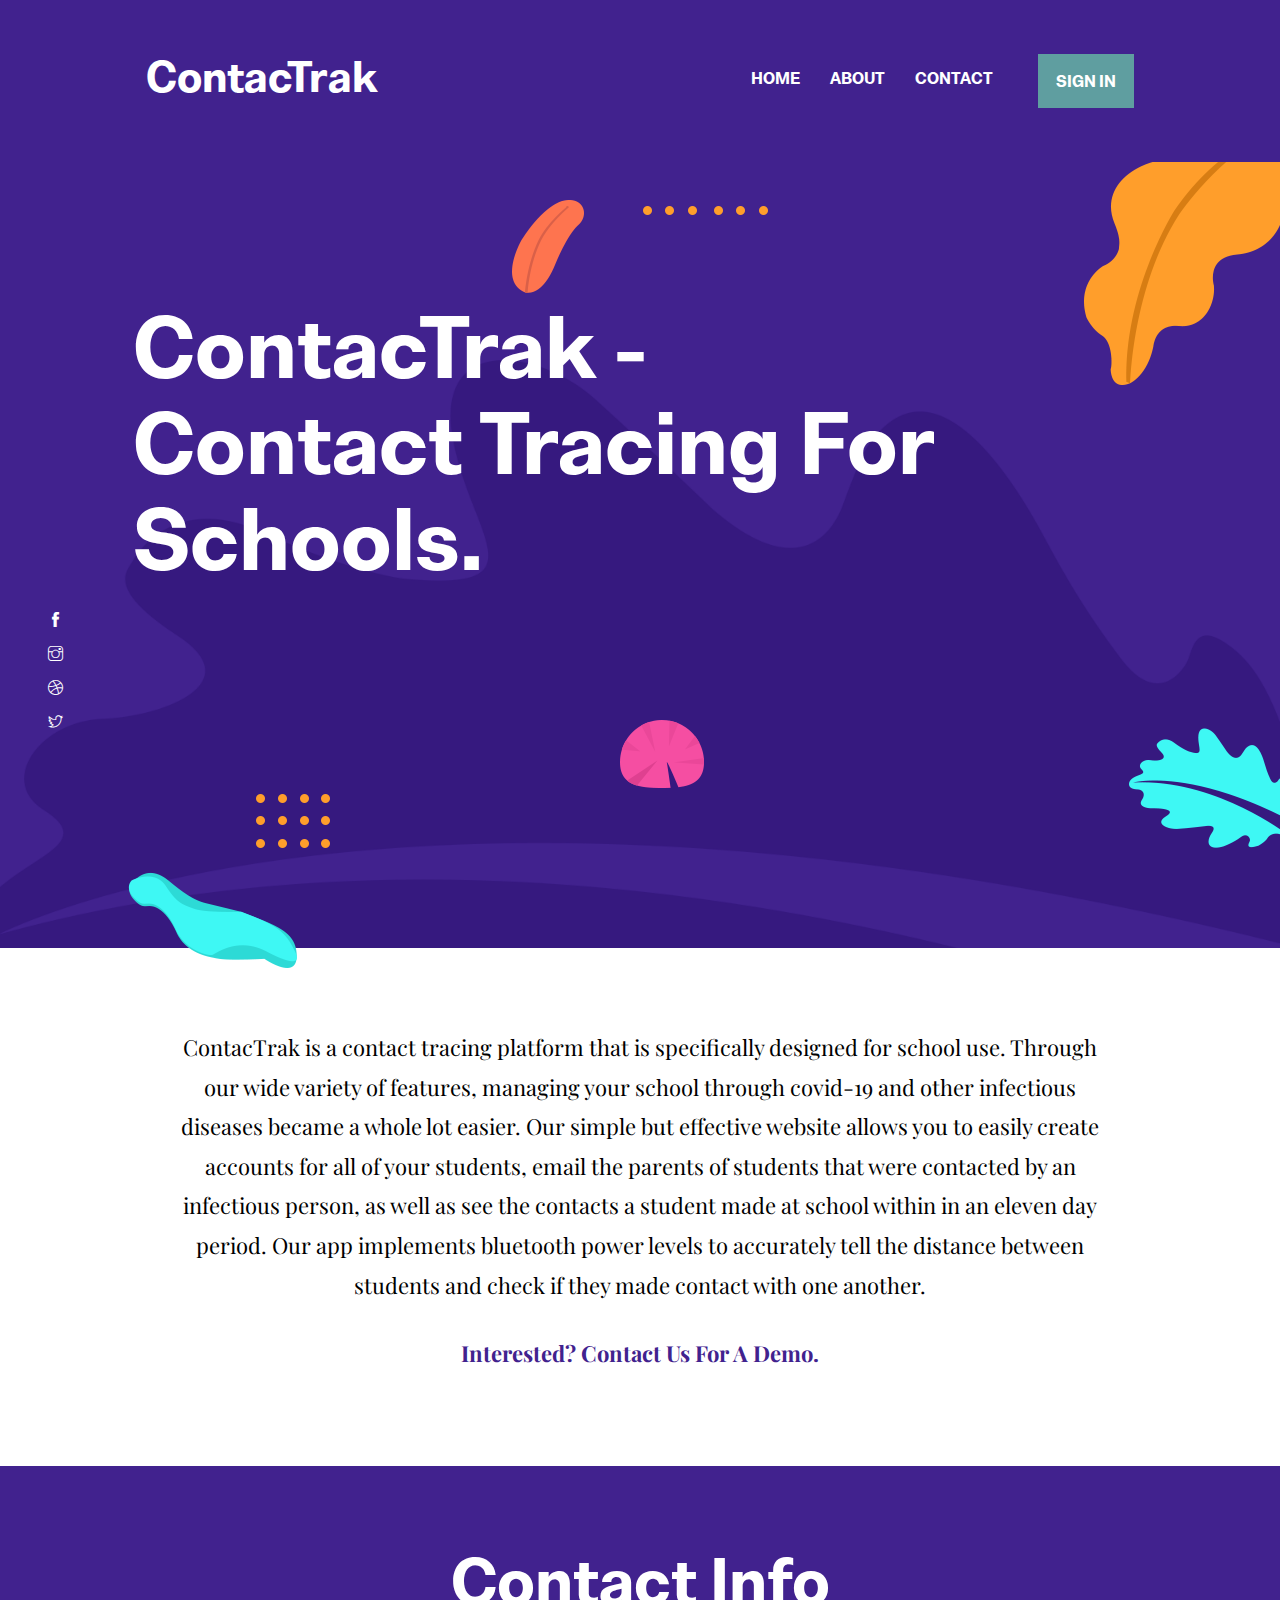
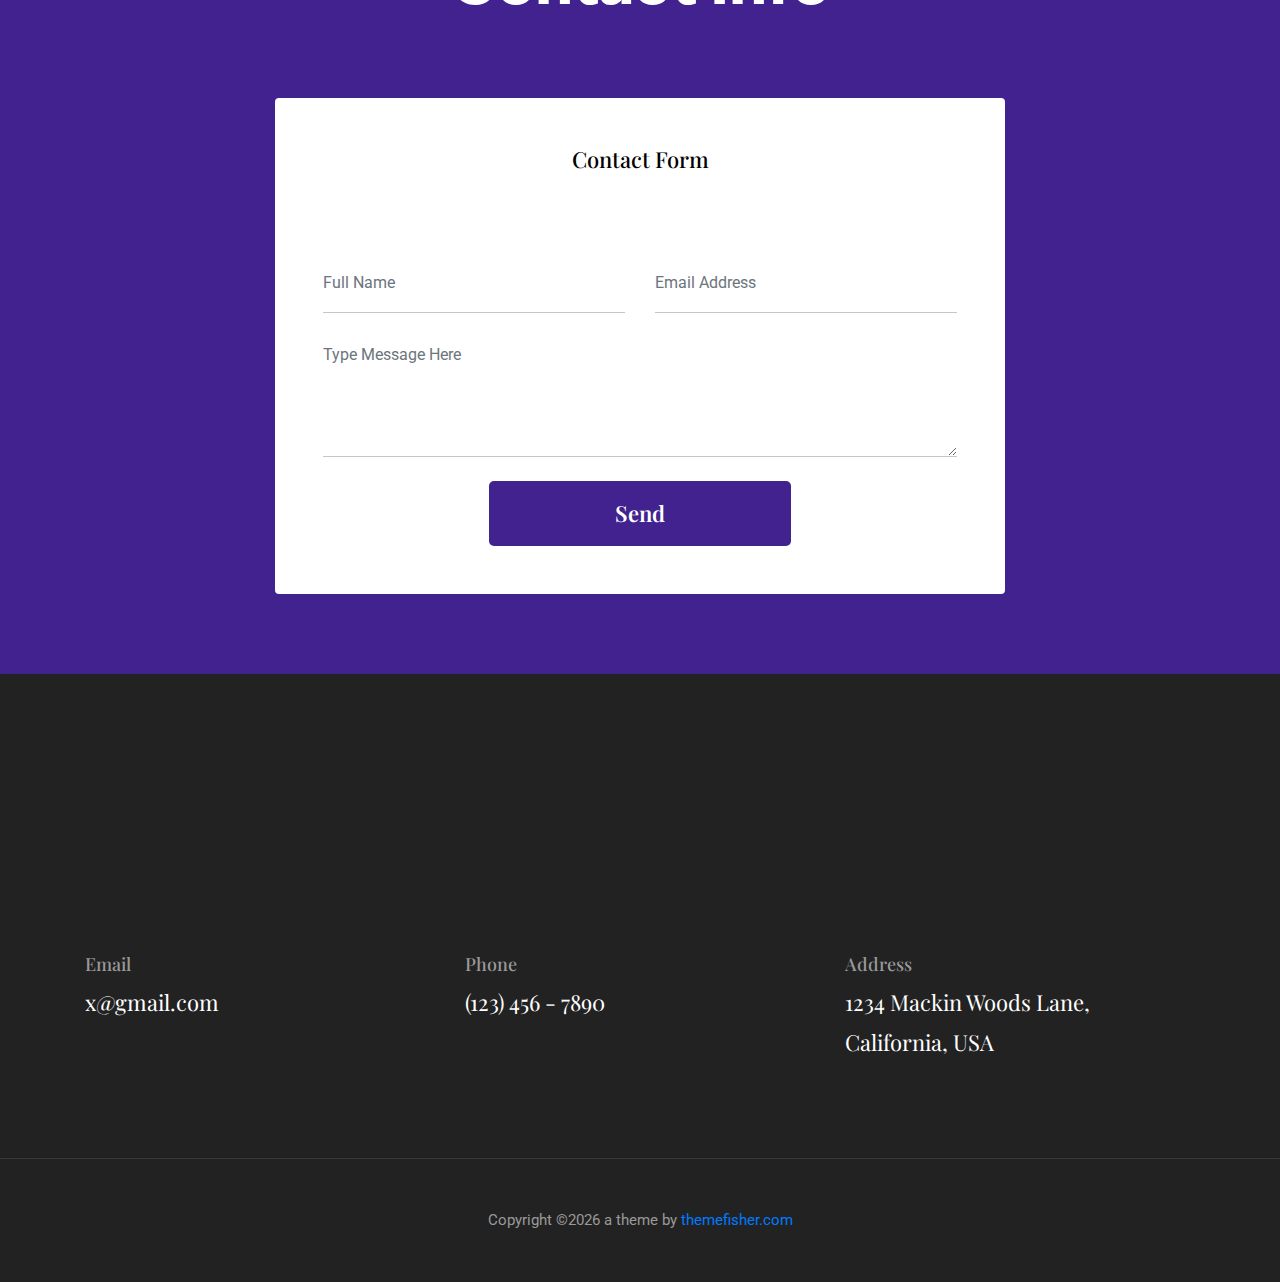
<file: index.html>
<!DOCTYPE html>
<html lang="zxx">

<head>
  <meta charset="utf-8">
  <title>ContacTrak</title>

  <!-- mobile responsive meta -->
  <meta name="viewport" content="width=device-width, initial-scale=1">
  <meta name="viewport" content="width=device-width, initial-scale=1, maximum-scale=1">
  
  <!-- ** Plugins Needed for the Project ** -->
  <!-- Bootstrap -->
  <link rel="stylesheet" href="plugins/bootstrap/bootstrap.min.css">
  <!-- slick slider -->
  <link rel="stylesheet" href="plugins/slick/slick.css">
  <!-- themefy-icon -->
  <link rel="stylesheet" href="plugins/themify-icons/themify-icons.css">

  <!-- Main Stylesheet -->
  <link href="css/style.css" rel="stylesheet">
  
  <!--Favicon-->
  <link rel="shortcut icon" href="images/favicon.ico" type="image/x-icon">
  <link rel="icon" href="images/favicon.ico" type="image/x-icon">

</head>

<body>
  

<header class="navigation fixed-top" style = "background-color: #41228e;">
  <nav class="navbar navbar-expand-lg navbar-dark">
    <a class="navbar-brand font-tertiary h3" href="index.html">ContacTrak</a>
    <button class="navbar-toggler" type="button" data-toggle="collapse" data-target="#navigation"
      aria-controls="navigation" aria-expanded="false" aria-label="Toggle navigation">
      <span class="navbar-toggler-icon"></span>
    </button>

    <div class="collapse navbar-collapse text-center" id="navigation">
      <ul class="navbar-nav ml-auto">
        <li class="nav-item active">
          <a class="nav-link" href="#catchphrase">Home</a>
        </li>
        <li class="nav-item">
          <a class="nav-link" href="#about">about</a>
        </li>
        <li class="nav-item">
          <a class="nav-link" href="#contact">Contact</a>
        </li>
        <li class="nav-item">
          <a id = "signin"class="nav-link" href="login.html">Sign in</a>
        </li>
      </ul>
    </div>
  </nav>
</header>

<!-- hero area -->
<section id = "catchphrase"class="hero-area bg-primary" id="parallax">
  <div class="container">
    <div class="row">
      <div class="col-lg-11 mx-auto">
        <h1 class="text-white font-tertiary">ContacTrak -<br> Contact Tracing For Schools.</br></h1>
      </div>
    </div>
  </div>
  <div class="layer-bg w-100">
    <img class="img-fluid w-100" src="images/illustrations/leaf-bg.png" alt="bg-shape">
  </div>
  <div class="layer" id="l2">
    <img src="images/illustrations/dots-cyan.png" alt="bg-shape">
  </div>
  <div class="layer" id="l3">
    <img src="images/illustrations/leaf-orange.png" alt="bg-shape">
  </div>
  <div class="layer" id="l4">
    <img src="images/illustrations/dots-orange.png" alt="bg-shape">
  </div>
  <div class="layer" id="l5">
    <img src="images/illustrations/leaf-yellow.png" alt="bg-shape">
  </div>
  <div class="layer" id="l6">
    <img src="images/illustrations/leaf-cyan.png" alt="bg-shape">
  </div>
  <div class="layer" id="l7">
    <img src="images/illustrations/dots-group-orange.png" alt="bg-shape">
  </div>
  <div class="layer" id="l8">
    <img src="images/illustrations/leaf-pink-round.png" alt="bg-shape">
  </div>
  <div class="layer" id="l9">
    <img src="images/illustrations/leaf-cyan-2.png" alt="bg-shape">
  </div>
  <!-- social icon -->
  <ul class="list-unstyled ml-5 mt-3 position-relative zindex-1">
    <li class="mb-3"><a class="text-white" href="#"><i class="ti-facebook"></i></a></li>
    <li class="mb-3"><a class="text-white" href="#"><i class="ti-instagram"></i></a></li>
    <li class="mb-3"><a class="text-white" href="#"><i class="ti-dribbble"></i></a></li>
    <li class="mb-3"><a class="text-white" href="#"><i class="ti-twitter"></i></a></li>
  </ul>
  <!-- /social icon -->
</section>
<!-- /hero area -->

<!-- about -->
<section id = "about" class="section">
  <div class="container">
    <div class="row">
      <div class="col-lg-10 mx-auto text-center">
        <p class="font-secondary paragraph-lg text-dark">ContacTrak is a contact
          tracing platform that is specifically designed for school use. Through
          our wide variety of features, managing your school through covid-19 and
          other infectious diseases became a whole lot easier. Our simple but 
          effective website allows you to easily create accounts for all of your
          students, email the parents of students that were contacted by an
          infectious person, as well as see the contacts a student made at school
          within in an eleven day period. Our app implements bluetooth power levels
          to accurately tell the distance between students and check if they made
          contact with one another. 
        </p>
        <a href="#contact" class="btn btn-transparent">Interested? Contact us for a demo.</a>
      </div>
    </div>
  </div>
</section>
<!-- /about -->

<!-- contact -->
<section id = "contact" class="section" >
  <div class="container">
    <div class="row">
      <div class="col-12 text-center">
        <h2 class="section-title" style="color:white">Contact Info</h2>
      </div>
      <div class="col-lg-8 mx-auto">
        <div class="bg-white rounded text-center p-5 shadow-down">
          <h4 class="mb-80">Contact Form</h4>
          <form action="#" class="row">
            <div class="col-md-6">
              <input type="text" id="name" name="name" placeholder="Full Name" class="form-control px-0 mb-4">
            </div>
            <div class="col-md-6">
              <input type="email" id="email" name="email" placeholder="Email Address" class="form-control px-0 mb-4">
            </div>
            <div class="col-12">
              <textarea name="message" id="message" class="form-control px-0 mb-4"
                placeholder="Type Message Here"></textarea>
            </div>
            <div class="col-lg-6 col-10 mx-auto">
              <button class="btn btn-primary w-100">send</button>
            </div>
          </form>
        </div>
      </div>
    </div>
  </div>
</section>
<!-- /contact -->



<!-- footer -->
<footer class="bg-dark footer-section">
  <div class="section">
    <div class="container">
      <div class="row">
        <div class="col-md-4">
          <h5 class="text-light">Email</h5>
          <p class="text-white paragraph-lg font-secondary">x@gmail.com</p>
        </div>
        <div class="col-md-4">
          <h5 class="text-light">Phone</h5>
          <p class="text-white paragraph-lg font-secondary">(123) 456 - 7890</p>
        </div>
        <div class="col-md-4">
          <h5 class="text-light">Address</h5>
          <p class="text-white paragraph-lg font-secondary">1234 Mackin Woods Lane, California, USA</p>
        </div>
      </div>
    </div>
  </div>
  <div class="border-top text-center border-dark py-5">
    <p class="mb-0 text-light">Copyright ©<script>
        var CurrentYear = new Date().getFullYear()
        document.write(CurrentYear)
      </script> a theme by <a href="https://themefisher.com">themefisher.com</a></p>
  </div>
</footer>
<!-- /footer -->

<!-- jQuery -->
<script src="plugins/jQuery/jquery.min.js"></script>
<!-- Bootstrap JS -->
<script src="plugins/bootstrap/bootstrap.min.js"></script>
<!-- slick slider -->
<script src="plugins/slick/slick.min.js"></script>
<!-- filter -->
<script src="plugins/shuffle/shuffle.min.js"></script>

<!-- Main Script -->

</body>
</html>
</file>
<file: plugins/themify-icons/themify-icons.css>
@font-face{font-family:themify;src:url(fonts/themify.eot?-fvbane);src:url(fonts/themify.eot?#iefix-fvbane) format('embedded-opentype'),url(fonts/themify.woff?-fvbane) format('woff'),url(fonts/themify.ttf?-fvbane) format('truetype'),url(fonts/themify.svg?-fvbane#themify) format('svg');font-weight:400;font-style:normal}[class*=" ti-"],[class^=ti-]{font-family:themify;speak:none;font-style:normal;font-weight:400;font-variant:normal;text-transform:none;line-height:1;-webkit-font-smoothing:antialiased;-moz-osx-font-smoothing:grayscale}.ti-wand:before{content:"\e600"}.ti-volume:before{content:"\e601"}.ti-user:before{content:"\e602"}.ti-unlock:before{content:"\e603"}.ti-unlink:before{content:"\e604"}.ti-trash:before{content:"\e605"}.ti-thought:before{content:"\e606"}.ti-target:before{content:"\e607"}.ti-tag:before{content:"\e608"}.ti-tablet:before{content:"\e609"}.ti-star:before{content:"\e60a"}.ti-spray:before{content:"\e60b"}.ti-signal:before{content:"\e60c"}.ti-shopping-cart:before{content:"\e60d"}.ti-shopping-cart-full:before{content:"\e60e"}.ti-settings:before{content:"\e60f"}.ti-search:before{content:"\e610"}.ti-zoom-in:before{content:"\e611"}.ti-zoom-out:before{content:"\e612"}.ti-cut:before{content:"\e613"}.ti-ruler:before{content:"\e614"}.ti-ruler-pencil:before{content:"\e615"}.ti-ruler-alt:before{content:"\e616"}.ti-bookmark:before{content:"\e617"}.ti-bookmark-alt:before{content:"\e618"}.ti-reload:before{content:"\e619"}.ti-plus:before{content:"\e61a"}.ti-pin:before{content:"\e61b"}.ti-pencil:before{content:"\e61c"}.ti-pencil-alt:before{content:"\e61d"}.ti-paint-roller:before{content:"\e61e"}.ti-paint-bucket:before{content:"\e61f"}.ti-na:before{content:"\e620"}.ti-mobile:before{content:"\e621"}.ti-minus:before{content:"\e622"}.ti-medall:before{content:"\e623"}.ti-medall-alt:before{content:"\e624"}.ti-marker:before{content:"\e625"}.ti-marker-alt:before{content:"\e626"}.ti-arrow-up:before{content:"\e627"}.ti-arrow-right:before{content:"\e628"}.ti-arrow-left:before{content:"\e629"}.ti-arrow-down:before{content:"\e62a"}.ti-lock:before{content:"\e62b"}.ti-location-arrow:before{content:"\e62c"}.ti-link:before{content:"\e62d"}.ti-layout:before{content:"\e62e"}.ti-layers:before{content:"\e62f"}.ti-layers-alt:before{content:"\e630"}.ti-key:before{content:"\e631"}.ti-import:before{content:"\e632"}.ti-image:before{content:"\e633"}.ti-heart:before{content:"\e634"}.ti-heart-broken:before{content:"\e635"}.ti-hand-stop:before{content:"\e636"}.ti-hand-open:before{content:"\e637"}.ti-hand-drag:before{content:"\e638"}.ti-folder:before{content:"\e639"}.ti-flag:before{content:"\e63a"}.ti-flag-alt:before{content:"\e63b"}.ti-flag-alt-2:before{content:"\e63c"}.ti-eye:before{content:"\e63d"}.ti-export:before{content:"\e63e"}.ti-exchange-vertical:before{content:"\e63f"}.ti-desktop:before{content:"\e640"}.ti-cup:before{content:"\e641"}.ti-crown:before{content:"\e642"}.ti-comments:before{content:"\e643"}.ti-comment:before{content:"\e644"}.ti-comment-alt:before{content:"\e645"}.ti-close:before{content:"\e646"}.ti-clip:before{content:"\e647"}.ti-angle-up:before{content:"\e648"}.ti-angle-right:before{content:"\e649"}.ti-angle-left:before{content:"\e64a"}.ti-angle-down:before{content:"\e64b"}.ti-check:before{content:"\e64c"}.ti-check-box:before{content:"\e64d"}.ti-camera:before{content:"\e64e"}.ti-announcement:before{content:"\e64f"}.ti-brush:before{content:"\e650"}.ti-briefcase:before{content:"\e651"}.ti-bolt:before{content:"\e652"}.ti-bolt-alt:before{content:"\e653"}.ti-blackboard:before{content:"\e654"}.ti-bag:before{content:"\e655"}.ti-move:before{content:"\e656"}.ti-arrows-vertical:before{content:"\e657"}.ti-arrows-horizontal:before{content:"\e658"}.ti-fullscreen:before{content:"\e659"}.ti-arrow-top-right:before{content:"\e65a"}.ti-arrow-top-left:before{content:"\e65b"}.ti-arrow-circle-up:before{content:"\e65c"}.ti-arrow-circle-right:before{content:"\e65d"}.ti-arrow-circle-left:before{content:"\e65e"}.ti-arrow-circle-down:before{content:"\e65f"}.ti-angle-double-up:before{content:"\e660"}.ti-angle-double-right:before{content:"\e661"}.ti-angle-double-left:before{content:"\e662"}.ti-angle-double-down:before{content:"\e663"}.ti-zip:before{content:"\e664"}.ti-world:before{content:"\e665"}.ti-wheelchair:before{content:"\e666"}.ti-view-list:before{content:"\e667"}.ti-view-list-alt:before{content:"\e668"}.ti-view-grid:before{content:"\e669"}.ti-uppercase:before{content:"\e66a"}.ti-upload:before{content:"\e66b"}.ti-underline:before{content:"\e66c"}.ti-truck:before{content:"\e66d"}.ti-timer:before{content:"\e66e"}.ti-ticket:before{content:"\e66f"}.ti-thumb-up:before{content:"\e670"}.ti-thumb-down:before{content:"\e671"}.ti-text:before{content:"\e672"}.ti-stats-up:before{content:"\e673"}.ti-stats-down:before{content:"\e674"}.ti-split-v:before{content:"\e675"}.ti-split-h:before{content:"\e676"}.ti-smallcap:before{content:"\e677"}.ti-shine:before{content:"\e678"}.ti-shift-right:before{content:"\e679"}.ti-shift-left:before{content:"\e67a"}.ti-shield:before{content:"\e67b"}.ti-notepad:before{content:"\e67c"}.ti-server:before{content:"\e67d"}.ti-quote-right:before{content:"\e67e"}.ti-quote-left:before{content:"\e67f"}.ti-pulse:before{content:"\e680"}.ti-printer:before{content:"\e681"}.ti-power-off:before{content:"\e682"}.ti-plug:before{content:"\e683"}.ti-pie-chart:before{content:"\e684"}.ti-paragraph:before{content:"\e685"}.ti-panel:before{content:"\e686"}.ti-package:before{content:"\e687"}.ti-music:before{content:"\e688"}.ti-music-alt:before{content:"\e689"}.ti-mouse:before{content:"\e68a"}.ti-mouse-alt:before{content:"\e68b"}.ti-money:before{content:"\e68c"}.ti-microphone:before{content:"\e68d"}.ti-menu:before{content:"\e68e"}.ti-menu-alt:before{content:"\e68f"}.ti-map:before{content:"\e690"}.ti-map-alt:before{content:"\e691"}.ti-loop:before{content:"\e692"}.ti-location-pin:before{content:"\e693"}.ti-list:before{content:"\e694"}.ti-light-bulb:before{content:"\e695"}.ti-Italic:before{content:"\e696"}.ti-info:before{content:"\e697"}.ti-infinite:before{content:"\e698"}.ti-id-badge:before{content:"\e699"}.ti-hummer:before{content:"\e69a"}.ti-home:before{content:"\e69b"}.ti-help:before{content:"\e69c"}.ti-headphone:before{content:"\e69d"}.ti-harddrives:before{content:"\e69e"}.ti-harddrive:before{content:"\e69f"}.ti-gift:before{content:"\e6a0"}.ti-game:before{content:"\e6a1"}.ti-filter:before{content:"\e6a2"}.ti-files:before{content:"\e6a3"}.ti-file:before{content:"\e6a4"}.ti-eraser:before{content:"\e6a5"}.ti-envelope:before{content:"\e6a6"}.ti-download:before{content:"\e6a7"}.ti-direction:before{content:"\e6a8"}.ti-direction-alt:before{content:"\e6a9"}.ti-dashboard:before{content:"\e6aa"}.ti-control-stop:before{content:"\e6ab"}.ti-control-shuffle:before{content:"\e6ac"}.ti-control-play:before{content:"\e6ad"}.ti-control-pause:before{content:"\e6ae"}.ti-control-forward:before{content:"\e6af"}.ti-control-backward:before{content:"\e6b0"}.ti-cloud:before{content:"\e6b1"}.ti-cloud-up:before{content:"\e6b2"}.ti-cloud-down:before{content:"\e6b3"}.ti-clipboard:before{content:"\e6b4"}.ti-car:before{content:"\e6b5"}.ti-calendar:before{content:"\e6b6"}.ti-book:before{content:"\e6b7"}.ti-bell:before{content:"\e6b8"}.ti-basketball:before{content:"\e6b9"}.ti-bar-chart:before{content:"\e6ba"}.ti-bar-chart-alt:before{content:"\e6bb"}.ti-back-right:before{content:"\e6bc"}.ti-back-left:before{content:"\e6bd"}.ti-arrows-corner:before{content:"\e6be"}.ti-archive:before{content:"\e6bf"}.ti-anchor:before{content:"\e6c0"}.ti-align-right:before{content:"\e6c1"}.ti-align-left:before{content:"\e6c2"}.ti-align-justify:before{content:"\e6c3"}.ti-align-center:before{content:"\e6c4"}.ti-alert:before{content:"\e6c5"}.ti-alarm-clock:before{content:"\e6c6"}.ti-agenda:before{content:"\e6c7"}.ti-write:before{content:"\e6c8"}.ti-window:before{content:"\e6c9"}.ti-widgetized:before{content:"\e6ca"}.ti-widget:before{content:"\e6cb"}.ti-widget-alt:before{content:"\e6cc"}.ti-wallet:before{content:"\e6cd"}.ti-video-clapper:before{content:"\e6ce"}.ti-video-camera:before{content:"\e6cf"}.ti-vector:before{content:"\e6d0"}.ti-themify-logo:before{content:"\e6d1"}.ti-themify-favicon:before{content:"\e6d2"}.ti-themify-favicon-alt:before{content:"\e6d3"}.ti-support:before{content:"\e6d4"}.ti-stamp:before{content:"\e6d5"}.ti-split-v-alt:before{content:"\e6d6"}.ti-slice:before{content:"\e6d7"}.ti-shortcode:before{content:"\e6d8"}.ti-shift-right-alt:before{content:"\e6d9"}.ti-shift-left-alt:before{content:"\e6da"}.ti-ruler-alt-2:before{content:"\e6db"}.ti-receipt:before{content:"\e6dc"}.ti-pin2:before{content:"\e6dd"}.ti-pin-alt:before{content:"\e6de"}.ti-pencil-alt2:before{content:"\e6df"}.ti-palette:before{content:"\e6e0"}.ti-more:before{content:"\e6e1"}.ti-more-alt:before{content:"\e6e2"}.ti-microphone-alt:before{content:"\e6e3"}.ti-magnet:before{content:"\e6e4"}.ti-line-double:before{content:"\e6e5"}.ti-line-dotted:before{content:"\e6e6"}.ti-line-dashed:before{content:"\e6e7"}.ti-layout-width-full:before{content:"\e6e8"}.ti-layout-width-default:before{content:"\e6e9"}.ti-layout-width-default-alt:before{content:"\e6ea"}.ti-layout-tab:before{content:"\e6eb"}.ti-layout-tab-window:before{content:"\e6ec"}.ti-layout-tab-v:before{content:"\e6ed"}.ti-layout-tab-min:before{content:"\e6ee"}.ti-layout-slider:before{content:"\e6ef"}.ti-layout-slider-alt:before{content:"\e6f0"}.ti-layout-sidebar-right:before{content:"\e6f1"}.ti-layout-sidebar-none:before{content:"\e6f2"}.ti-layout-sidebar-left:before{content:"\e6f3"}.ti-layout-placeholder:before{content:"\e6f4"}.ti-layout-menu:before{content:"\e6f5"}.ti-layout-menu-v:before{content:"\e6f6"}.ti-layout-menu-separated:before{content:"\e6f7"}.ti-layout-menu-full:before{content:"\e6f8"}.ti-layout-media-right-alt:before{content:"\e6f9"}.ti-layout-media-right:before{content:"\e6fa"}.ti-layout-media-overlay:before{content:"\e6fb"}.ti-layout-media-overlay-alt:before{content:"\e6fc"}.ti-layout-media-overlay-alt-2:before{content:"\e6fd"}.ti-layout-media-left-alt:before{content:"\e6fe"}.ti-layout-media-left:before{content:"\e6ff"}.ti-layout-media-center-alt:before{content:"\e700"}.ti-layout-media-center:before{content:"\e701"}.ti-layout-list-thumb:before{content:"\e702"}.ti-layout-list-thumb-alt:before{content:"\e703"}.ti-layout-list-post:before{content:"\e704"}.ti-layout-list-large-image:before{content:"\e705"}.ti-layout-line-solid:before{content:"\e706"}.ti-layout-grid4:before{content:"\e707"}.ti-layout-grid3:before{content:"\e708"}.ti-layout-grid2:before{content:"\e709"}.ti-layout-grid2-thumb:before{content:"\e70a"}.ti-layout-cta-right:before{content:"\e70b"}.ti-layout-cta-left:before{content:"\e70c"}.ti-layout-cta-center:before{content:"\e70d"}.ti-layout-cta-btn-right:before{content:"\e70e"}.ti-layout-cta-btn-left:before{content:"\e70f"}.ti-layout-column4:before{content:"\e710"}.ti-layout-column3:before{content:"\e711"}.ti-layout-column2:before{content:"\e712"}.ti-layout-accordion-separated:before{content:"\e713"}.ti-layout-accordion-merged:before{content:"\e714"}.ti-layout-accordion-list:before{content:"\e715"}.ti-ink-pen:before{content:"\e716"}.ti-info-alt:before{content:"\e717"}.ti-help-alt:before{content:"\e718"}.ti-headphone-alt:before{content:"\e719"}.ti-hand-point-up:before{content:"\e71a"}.ti-hand-point-right:before{content:"\e71b"}.ti-hand-point-left:before{content:"\e71c"}.ti-hand-point-down:before{content:"\e71d"}.ti-gallery:before{content:"\e71e"}.ti-face-smile:before{content:"\e71f"}.ti-face-sad:before{content:"\e720"}.ti-credit-card:before{content:"\e721"}.ti-control-skip-forward:before{content:"\e722"}.ti-control-skip-backward:before{content:"\e723"}.ti-control-record:before{content:"\e724"}.ti-control-eject:before{content:"\e725"}.ti-comments-smiley:before{content:"\e726"}.ti-brush-alt:before{content:"\e727"}.ti-youtube:before{content:"\e728"}.ti-vimeo:before{content:"\e729"}.ti-twitter:before{content:"\e72a"}.ti-time:before{content:"\e72b"}.ti-tumblr:before{content:"\e72c"}.ti-skype:before{content:"\e72d"}.ti-share:before{content:"\e72e"}.ti-share-alt:before{content:"\e72f"}.ti-rocket:before{content:"\e730"}.ti-pinterest:before{content:"\e731"}.ti-new-window:before{content:"\e732"}.ti-microsoft:before{content:"\e733"}.ti-list-ol:before{content:"\e734"}.ti-linkedin:before{content:"\e735"}.ti-layout-sidebar-2:before{content:"\e736"}.ti-layout-grid4-alt:before{content:"\e737"}.ti-layout-grid3-alt:before{content:"\e738"}.ti-layout-grid2-alt:before{content:"\e739"}.ti-layout-column4-alt:before{content:"\e73a"}.ti-layout-column3-alt:before{content:"\e73b"}.ti-layout-column2-alt:before{content:"\e73c"}.ti-instagram:before{content:"\e73d"}.ti-google:before{content:"\e73e"}.ti-github:before{content:"\e73f"}.ti-flickr:before{content:"\e740"}.ti-facebook:before{content:"\e741"}.ti-dropbox:before{content:"\e742"}.ti-dribbble:before{content:"\e743"}.ti-apple:before{content:"\e744"}.ti-android:before{content:"\e745"}.ti-save:before{content:"\e746"}.ti-save-alt:before{content:"\e747"}.ti-yahoo:before{content:"\e748"}.ti-wordpress:before{content:"\e749"}.ti-vimeo-alt:before{content:"\e74a"}.ti-twitter-alt:before{content:"\e74b"}.ti-tumblr-alt:before{content:"\e74c"}.ti-trello:before{content:"\e74d"}.ti-stack-overflow:before{content:"\e74e"}.ti-soundcloud:before{content:"\e74f"}.ti-sharethis:before{content:"\e750"}.ti-sharethis-alt:before{content:"\e751"}.ti-reddit:before{content:"\e752"}.ti-pinterest-alt:before{content:"\e753"}.ti-microsoft-alt:before{content:"\e754"}.ti-linux:before{content:"\e755"}.ti-jsfiddle:before{content:"\e756"}.ti-joomla:before{content:"\e757"}.ti-html5:before{content:"\e758"}.ti-flickr-alt:before{content:"\e759"}.ti-email:before{content:"\e75a"}.ti-drupal:before{content:"\e75b"}.ti-dropbox-alt:before{content:"\e75c"}.ti-css3:before{content:"\e75d"}.ti-rss:before{content:"\e75e"}.ti-rss-alt:before{content:"\e75f"}
</file>
<file: css/style.css>
/*!------------------------------------------------------------------
[MAIN STYLESHEET]

PROJECT:	Project Name
VERSION:	Versoin Number
-------------------------------------------------------------------*/
/*------------------------------------------------------------------
[TABLE OF CONTENTS]
-------------------------------------------------------------------*/
/*  typography */
@import url("https://fonts.googleapis.com/css?family=Playfair+Display:400,700|Roboto:300,400,500,700");
@font-face {
  font-family: 'BwNistaInt-xBd';
  src: url("../plugins/fonts/BwNistaInt-xBd.woff") format("woff");
  font-style: normal;
  font-display: swap;
}
html {
  scroll-behavior:smooth;
}
#signin {
  background:cadetblue;
  color:white;
  border: solid cadetblue;
  margin-left: 30px;
}
#signin:hover {
  background:transparent;
  border-color:cadetblue;
  color:cadetblue;
}
body {
  line-height: 1.2;
  font-family: "Roboto", sans-serif;
  -webkit-font-smoothing: antialiased;
  font-size: 15px;
  color: #4c4c4c;
}
#contact{
  background: #41228e;
}
p, .paragraph {
  font-weight: 400;
  color: #4c4c4c;
  font-size: 15px;
  line-height: 1.8;
  font-family: "Roboto", sans-serif;
}

p-lg, .paragraph-lg {
  font-size: 22px;
}

h1, h2, h3, h4, h5, h6 {
  color: #000;
  font-family: "Playfair Display", serif;
  line-height: 1.2;
}

h1, .h1 {
  font-size: 80px;
}

@media (max-width: 991px) {
  h1, .h1 {
    font-size: 65px;
  }
}

h2, .h2 {
  font-size: 60px;
}

@media (max-width: 991px) {
  h2, .h2 {
    font-size: 50px;
  }
}

h3, .h3 {
  font-size: 40px;
}

h4, .h4 {
  font-size: 22px;
}

h5, .h5 {
  font-size: 18px;
}

h6, .h6 {
  font-size: 14px;
}

/* Button style */
.btn {
  font-size: 22px;
  font-family: "Playfair Display", serif;
  text-transform: capitalize;
  padding: 16px 44px;
  border-radius: 5px;
  font-weight: 600;
  border: 0;
  position: relative;
  z-index: 1;
  transition: .2s ease;
}

.btn:focus {
  outline: 0;
  box-shadow: none !important;
}

.btn:active {
  box-shadow: none;
}

.btn-sm {
  font-size: 15px;
  padding: 10px 30px;
}

.btn-xs {
  padding: 5px 10px;
  font-size: 15px;
}

.btn-primary {
  background: #41228e;
  color: #fff;
}

.btn-primary:active {
  background: #542cb7 !important;
}

.btn-primary:hover {
  background: #542cb7;
}

.btn-primary.focus, .btn-primary.active {
  background: #542cb7 !important;
  box-shadow: none !important;
}

.btn-transparent {
  background: transparent;
  color: #41228e;
  font-weight: bold;
}

.btn-transparent:active, .btn-transparent:hover {
  color: #41228e;
}

body {
  background-color: #fff;
  overflow-x: hidden;
}

::-moz-selection {
  background: #542cb7;
  color: #fff;
}

::selection {
  background: #542cb7;
  color: #fff;
}

/* preloader */
.preloader {
  position: fixed;
  top: 0;
  left: 0;
  right: 0;
  bottom: 0;
  background-color: #fff;
  z-index: 999;
  display: flex;
  align-items: center;
  justify-content: center;
}

ol,
ul {
  list-style-type: none;
  margin: 0px;
}

img {
  vertical-align: middle;
  border: 0;
}

a,
a:hover,
a:focus {
  text-decoration: none;
}

a,
button,
select {
  cursor: pointer;
  transition: .2s ease;
}

a:focus,
button:focus,
select:focus {
  outline: 0;
}

a.text-dark:hover {
  color: #41228e !important;
}

a:hover {
  color: #41228e;
}

.slick-slide {
  outline: 0;
}

.section {
  padding-top: 80px;
  padding-bottom: 80px;
}

.section-title {
  margin-bottom: 80px;
  font-family: "BwNistaInt-xBd";
}

.bg-cover {
  background-size: cover;
  background-position: center center;
  background-repeat: no-repeat;
}

/* overlay */
.overlay {
  position: relative;
}

.overlay::before {
  position: absolute;
  content: '';
  height: 100%;
  width: 100%;
  top: 0;
  left: 0;
  background: #000;
  opacity: .5;
}

.outline-0 {
  outline: 0 !important;
}

.d-unset {
  display: unset !important;
}

.bg-primary {
  background: #41228e !important;
}

.bg-gray {
  background: #eaeaea !important;
}

.text-primary {
  color: #41228e !important;
}

.text-color {
  color: #4c4c4c;
}

.text-dark {
  color: #000 !important;
}

.text-light {
  color: #999999 !important;
}

.mb-10 {
  margin-bottom: 10px !important;
}

.mb-20 {
  margin-bottom: 20px !important;
}

.mb-30 {
  margin-bottom: 30px !important;
}

.mb-40 {
  margin-bottom: 40px !important;
}

.mb-50 {
  margin-bottom: 50px !important;
}

.mb-60 {
  margin-bottom: 60px !important;
}

.mb-70 {
  margin-bottom: 70px !important;
}

.mb-80 {
  margin-bottom: 80px !important;
}

.mb-90 {
  margin-bottom: 90px !important;
}

.mb-100 {
  margin-bottom: 100px !important;
}

.zindex-1 {
  z-index: 1;
}

.rounded-lg {
  border-radius: 15px;
}

.overflow-hidden {
  overflow: hidden;
}

.font-secondary {
  font-family: "Playfair Display", serif !important;
}

.font-tertiary {
  font-family: "BwNistaInt-xBd" !important;
}

.shadow {
  box-shadow: 0px 18px 39.1px 6.9px rgba(224, 241, 255, 0.34) !important;
}

.bg-dark {
  background-color: #222222 !important;
}

/* icon */
.icon {
  font-size: 45px;
}

.icon-bg {
  height: 100px;
  width: 100px;
  line-height: 100px;
  text-align: center;
}

.icon-light {
  color: #c8d5ef;
}

/* /icon */
/* slick slider */
.slick-dots {
  text-align: center;
  padding-left: 0;
}

.slick-dots li {
  display: inline-block;
  margin: 2px;
}

.slick-dots li.slick-active button {
  background: #fff;
  width: 25px;
}

.slick-dots li button {
  height: 6px;
  width: 12px;
  background: rgba(255, 255, 255, 0.5);
  color: transparent;
  border-radius: 10px;
  overflow: hidden;
  transition: .2s ease;
  border: 0;
}

/* /slick slider */
/* form */
.form-control {
  border: 0;
  border-radius: 0;
  border-bottom: 1px solid #c7c7c7;
  height: 60px;
}

.form-control:focus {
  border-color: #41228e;
  outline: 0;
  box-shadow: none !important;
}

textarea.form-control {
  height: 120px;
}

/* /form */
/* card */
.card {
  border: 0;
}

.card-header {
  border: 0;
}

.card-footer {
  border: 0;
}

/* /card */
.navigation {
  padding: 40px 130px;
  transition: .3s ease;
}

.navigation.nav-bg {
  background-color: #41228e;
  padding: 15px 100px;
}

@media (max-width: 991px) {
  .navigation.nav-bg {
    padding: 15px 20px;
  }
}

@media (max-width: 991px) {
  .navigation {
    padding: 20px;
    background: #41228e;
  }
}

.navbar .nav-item .nav-link {
  font-family: "BwNistaInt-xBd";
  text-transform: uppercase;
  padding: 15px;
}

.navbar .nav-item.active {
  font-weight: bold;
}

.navbar-dark .navbar-nav .nav-link {
  color: #fff;
}

.hero-area {
  padding: 300px 0 200px;
  position: relative;
}

@media (max-width: 767px) {
  .hero-area {
    padding: 250px 0 150px;
    overflow: hidden;
  }
}

.hero-area h1 {
  position: relative;
  z-index: 2;
}

.layer {
  position: absolute;
  z-index: 1;
}

#l1 {
  bottom: 0;
  left: 0;
}

#l2 {
  top: 190px;
  left: -250px;
}

#l3 {
  top: 200px;
  left: 40%;
}

#l4 {
  top: 200px;
  right: 40%;
}

#l5 {
  top: 100px;
  right: -150px;
}

#l6 {
  bottom: -20px;
  left: 10%;
}

#l7 {
  bottom: 100px;
  left: 20%;
}

#l8 {
  bottom: 160px;
  right: 45%;
}

#l9 {
  bottom: 100px;
  right: -10px;
}

.layer-bg {
  position: absolute;
  bottom: 0;
  left: 0;
}

/* skills */
.progress-wrapper {
  height: 130px;
  overflow: hidden;
}

.wave {
  position: absolute;
  width: 100%;
  height: 100%;
}

.wave::before, .wave::after {
  content: "";
  position: absolute;
  width: 800px;
  height: 800px;
  bottom: 0;
  left: 50%;
  background-color: rgba(255, 255, 255, 0.4);
  border-radius: 45%;
  -webkit-transform: translateX(-50%) rotate(0);
          transform: translateX(-50%) rotate(0);
  -webkit-animation: rotate 6s linear infinite;
          animation: rotate 6s linear infinite;
  z-index: 10;
}

.wave::after {
  border-radius: 47%;
  background-color: rgba(255, 255, 255, 0.9);
  -webkit-transform: translateX(-50%) rotate(0);
          transform: translateX(-50%) rotate(0);
  -webkit-animation: rotate 10s linear -5s infinite;
          animation: rotate 10s linear -5s infinite;
  z-index: 20;
}

@-webkit-keyframes rotate {
  50% {
    -webkit-transform: translateX(-50%) rotate(180deg);
            transform: translateX(-50%) rotate(180deg);
  }
  100% {
    -webkit-transform: translateX(-50%) rotate(360deg);
            transform: translateX(-50%) rotate(360deg);
  }
}

@keyframes rotate {
  50% {
    -webkit-transform: translateX(-50%) rotate(180deg);
            transform: translateX(-50%) rotate(180deg);
  }
  100% {
    -webkit-transform: translateX(-50%) rotate(360deg);
            transform: translateX(-50%) rotate(360deg);
  }
}

/* /skills */
/* education */
.edu-bg-image {
  position: absolute;
  left: 0;
  top: -300px;
  z-index: -1;
}

/* /education */
/* service */
.hover-bg-primary {
  transition: .3s ease;
}

.hover-bg-primary:hover {
  background: #41228e;
}

.hover-bg-primary:hover * {
  color: #fff;
}

.active-bg-primary {
  transition: .3s ease;
  background: #41228e;
}

.active-bg-primary * {
  color: #fff;
}

.hover-shadow {
  transition: .2s ease;
}

.hover-shadow:hover {
  box-shadow: 0px 18px 40px 8px rgba(224, 241, 255, 0.54) !important;
}

/* /service */
/* portfolio */
.hover-wrapper {
  overflow: hidden;
}

.hover-wrapper img {
  transition: .3s ease;
  -webkit-transform: scale(1.1);
          transform: scale(1.1);
}

.hover-wrapper:hover img {
  -webkit-transform: scale(1);
          transform: scale(1);
}

.hover-wrapper:hover .hover-overlay {
  opacity: 1;
  visibility: visible;
}

.hover-overlay {
  position: absolute;
  height: 100%;
  width: 100%;
  border-radius: inherit;
  top: 0;
  left: 0;
  background: rgba(0, 0, 0, 0.3);
  opacity: 0;
  visibility: hidden;
  transition: .3s ease;
}

.hover-content {
  position: absolute;
  top: 50%;
  -webkit-transform: translateY(-50%);
          transform: translateY(-50%);
  left: 0;
  right: 0;
  text-align: center;
}

/* /portfolio */
/* testimonial */
.testimonial-content strong {
  color: #2bfdff;
  font-weight: normal;
}

.testimonial-bg-shapes .container {
  position: relative;
  z-index: 1;
}

.testimonial-bg-shapes .bg-map {
  position: absolute;
  left: 50%;
  top: 50%;
  -webkit-transform: translate(-50%, -50%);
          transform: translate(-50%, -50%);
}

.testimonial-bg-shapes .bg-shape-1 {
  position: absolute;
  left: 100px;
  top: -50px;
}

.testimonial-bg-shapes .bg-shape-2 {
  position: absolute;
  right: 150px;
  top: 50px;
}

.testimonial-bg-shapes .bg-shape-3 {
  position: absolute;
  right: 50px;
  top: 200px;
}

.testimonial-bg-shapes .bg-shape-4 {
  position: absolute;
  left: 100px;
  bottom: 200px;
}

.testimonial-bg-shapes .bg-shape-5 {
  position: absolute;
  right: 200px;
  bottom: -50px;
}

/* /testimonial */
/* footer */
.footer-section {
  padding-top: 200px;
}

.section-on-footer {
  margin-bottom: -250px;
}

.shadow-down {
  position: relative;
}

.shadow-down::before {
  position: absolute;
  content: "";
  box-shadow: 0px 0px 80.75px 14.25px rgba(224, 241, 255, 0.34);
  height: 100%;
  width: 100%;
  left: 0;
  top: 0;
  z-index: -1;
}

/* /footer */
.card-lg {
  flex-direction: row-reverse;
  align-items: center;
}

@media (max-width: 991px) {
  .card-lg {
    flex-direction: column;
  }
}

blockquote {
  display: inline-block;
  padding: 10px 20px;
  background: #eaeaea;
  border-left: 2px solid #41228e;
  font-style: italic;
  font-size: 22px;
}

.content * {
  margin-bottom: 20px;
}

.content strong {
  font-family: "Playfair Display", serif;
  font-size: 22px;
  font-weight: normal;
  color: #000;
  display: inherit;
  line-height: 1.5;
}

.page-title-alt {
  padding: 350px 0 70px;
}

.border-thick {
  border: 10px solid;
}

.drag-lg-top {
  margin-top: -230px;
}

@media (max-width: 991px) {
  .drag-lg-top {
    margin-top: 0;
  }
}

.page-title-alt .container {
  position: relative;
  z-index: 1;
}

.page-title-alt .bg-shape-1 {
  position: absolute;
  left: 0;
  top: 0;
  height: 100%;
}

.page-title-alt .bg-shape-2 {
  position: absolute;
  left: 70px;
  top: 100px;
}

.page-title-alt .bg-shape-3 {
  position: absolute;
  left: 30%;
  top: 50px;
  -webkit-transform: rotate(180deg);
          transform: rotate(180deg);
}

.page-title-alt .bg-shape-4 {
  position: absolute;
  left: 100px;
  bottom: 100px;
}

.page-title-alt .bg-shape-5 {
  position: absolute;
  left: 40%;
  bottom: -25px;
}

.page-title-alt .bg-shape-6 {
  position: absolute;
  bottom: 100px;
  right: -100px;
}

.page-title {
  padding: 250px 0 150px;
}

.page-title .container {
  position: relative;
  z-index: 1;
}

.page-title .bg-shape-1 {
  position: absolute;
  left: 0;
  bottom: 0;
  width: 100%;
}

.page-title .bg-shape-2 {
  position: absolute;
  left: -20px;
  top: -10px;
}

.page-title .bg-shape-3 {
  position: absolute;
  left: 10%;
  top: 100px;
}

.page-title .bg-shape-4 {
  position: absolute;
  left: 50%;
  top: -20px;
}

.page-title .bg-shape-5 {
  position: absolute;
  left: 90px;
  bottom: -50px;
  -webkit-transform: rotate(180deg);
          transform: rotate(180deg);
}

.page-title .bg-shape-6 {
  position: absolute;
  right: 20%;
  bottom: -20px;
}

.page-title .bg-shape-7 {
  position: absolute;
  right: -220px;
  bottom: -100px;
}

.filter-controls li {
  cursor: pointer;
}

.filter-controls li.active {
  font-weight: bold;
}

/*# sourceMappingURL=maps/style.css.map */
</file>
